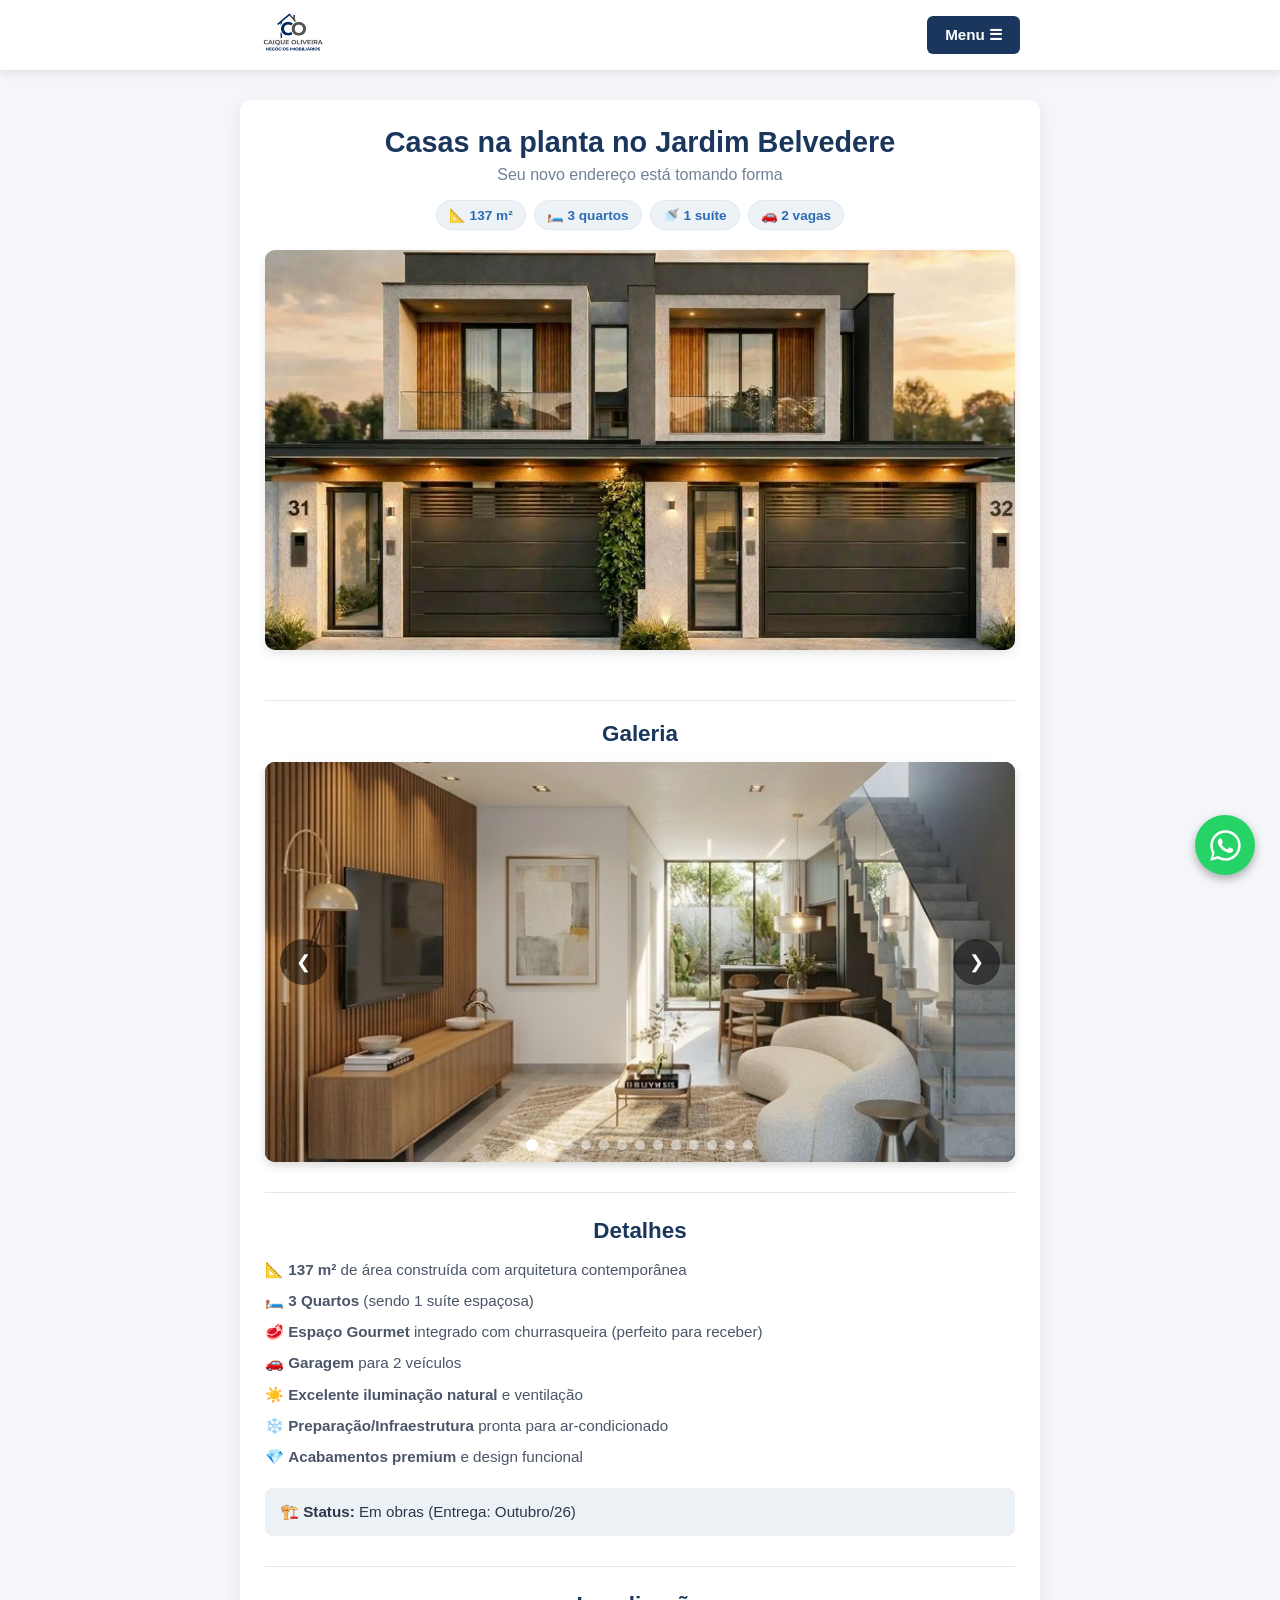
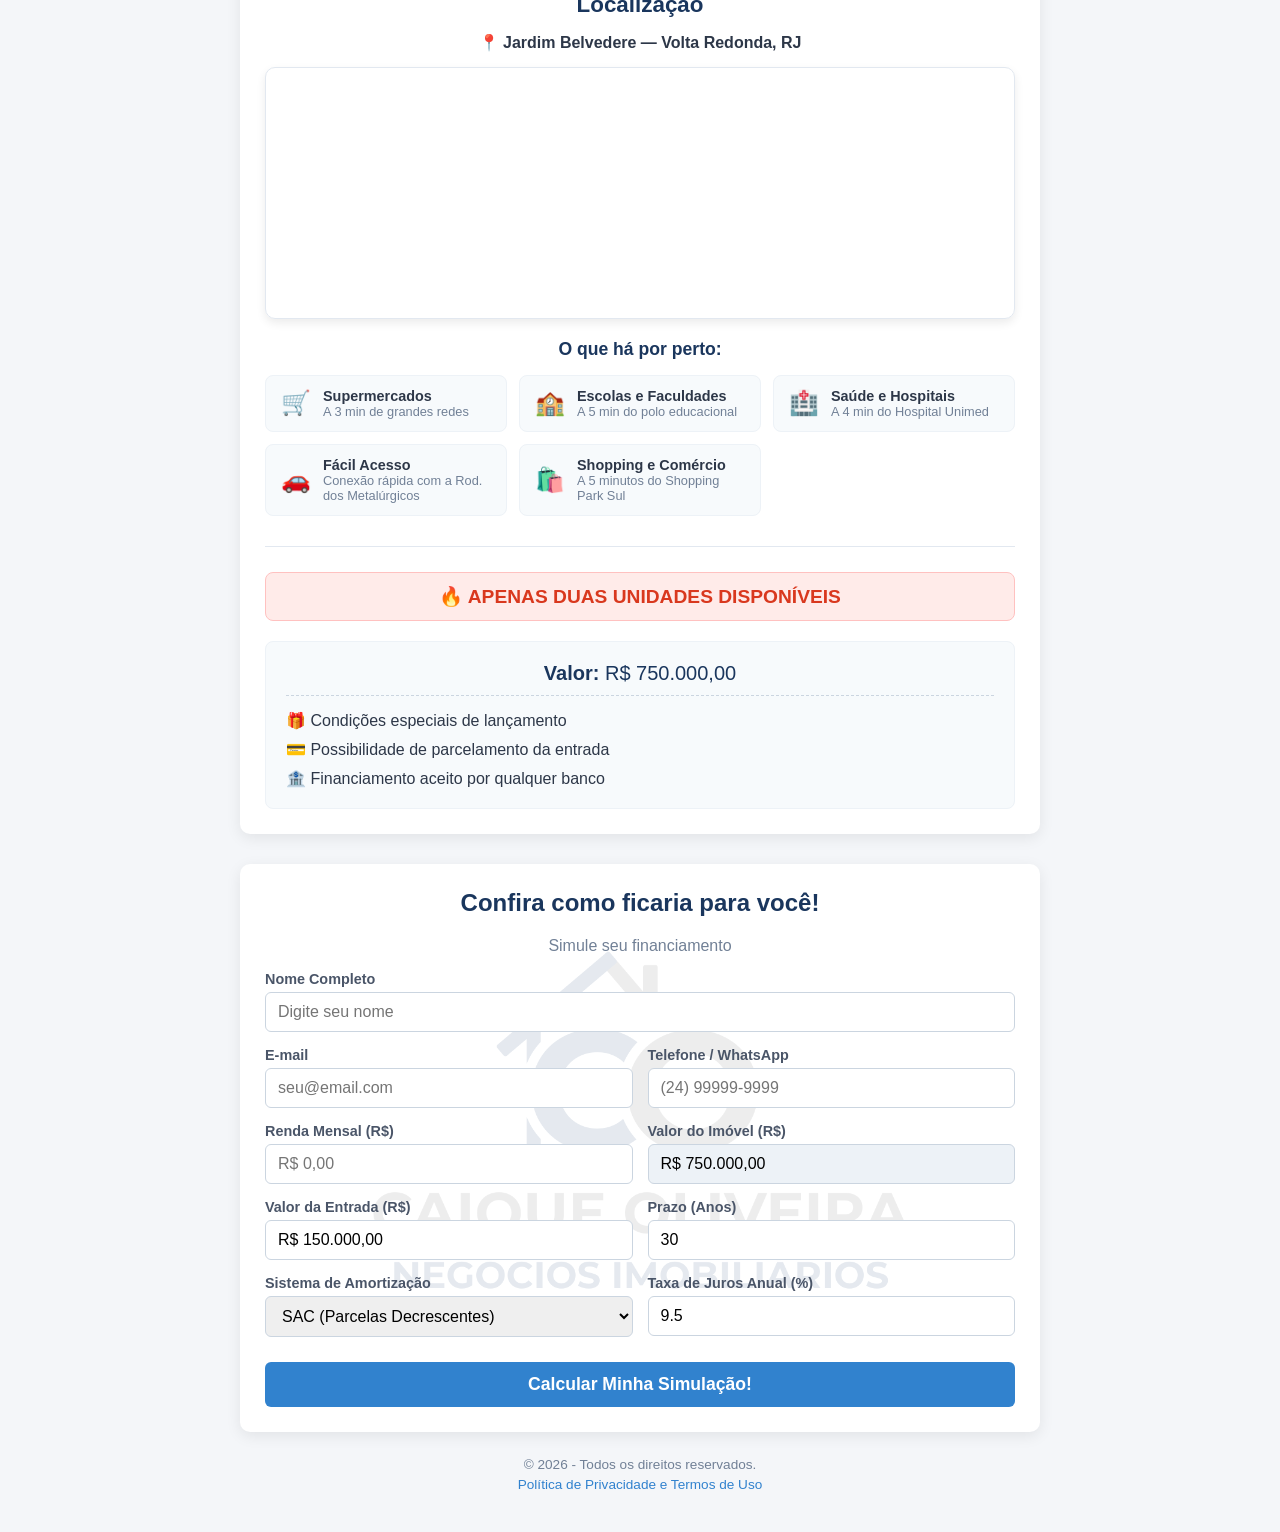
<file: index.html>
<!DOCTYPE html>
<html lang="pt-BR">
<head>
    <meta charset="UTF-8">
    <meta name="viewport" content="width=device-width, initial-scale=1.0">
    <title>Casas no Jardim Belvedere | Simulação Exclusiva</title>
    <link rel="stylesheet" href="style.css">
</head>
<body>

<!-- CABEÇALHO FIXO -->
<header class="navbar">
    <div class="navbar-container">
        <!-- Espaço para a Logo -->
        <a href="#" class="logo-area">
            <img src="images/logo.png" alt="Logo" id="siteLogo">
        </a>

        <!-- Menu Suspenso (Dropdown) -->
        <nav class="nav-dropdown">
            <button class="dropdown-btn">
                Menu ☰
            </button>
            <div class="dropdown-content">
                <a href="#imovel">O Imóvel</a>
                <a href="#galeria">Galeria</a>
                <a href="#detalhes">Diferenciais</a>
                <a href="#localizacao">Localização</a>
                <a href="#simulador">Simulador</a>
            </div>
        </nav>
    </div>
</header>

<div class="page-layout">
    
<!-- SEÇÃO ESQUERDA: Informações do Imóvel e Galeria -->
<main class="property-info" id="imovel">
    <!-- Cabeçalho do Imóvel -->
    <div class="property-header">
        <h1 class="main-title">Casas na planta no Jardim Belvedere</h1>
        <p class="main-subtitle">Seu novo endereço está tomando forma</p>
        
        <!-- Badges de Informações Rápidas -->
        <div class="property-badges">
            <span class="badge">📐 137 m²</span>
            <span class="badge">🛏️ 3 quartos</span>
            <span class="badge">🚿 1 suíte</span>
            <span class="badge">🚗 2 vagas</span>
        </div>

        <!-- Foto de Destaque Fixa -->
        <div class="featured-photo-container">
            <img src="images/fachada.png" alt="Fachada do Imóvel" class="featured-photo" onclick="abrirModal(this.src)">
        </div>
    </div>

    <!-- SEÇÃO DA GALERIA -->
    <div class="gallery-section" id="galeria">
        <h2 class="section-title">Galeria</h2>

        <!-- CARROSSEL DE FOTOS -->
        <div class="carousel-container">
            <div class="carousel-track" id="carouselTrack">
                <div class="carousel-slide">
                    <img src="images/living.png" alt="Living" onclick="abrirModal(this.src)">
                </div>
                <div class="carousel-slide">
                    <img src="images/suite.png" alt="Suíte" onclick="abrirModal(this.src)">
                </div>
                <div class="carousel-slide">
                    <img src="images/lazer.png" alt="Lazer" onclick="abrirModal(this.src)">
                </div>
                <div class="carousel-slide">
                    <img src="images/cozinha.png" alt="Cozinha" onclick="abrirModal(this.src)">
                </div>
                <div class="carousel-slide">
                    <img src="images/banheiro.png" alt="Banheiro" onclick="abrirModal(this.src)">
                </div>
                <div class="carousel-slide">
                    <img src="images/1.png" alt="1" onclick="abrirModal(this.src)">
                </div>
                <div class="carousel-slide">
                    <img src="images/2.png" alt="2" onclick="abrirModal(this.src)">
                </div>
                <div class="carousel-slide">
                    <img src="images/3.png" alt="3" onclick="abrirModal(this.src)">
                </div>
                <div class="carousel-slide">
                    <img src="images/4.png" alt="4" onclick="abrirModal(this.src)">
                </div>
                <div class="carousel-slide">
                    <img src="images/5.png" alt="5" onclick="abrirModal(this.src)">
                </div>
                <div class="carousel-slide">
                    <img src="images/6.png" alt="6" onclick="abrirModal(this.src)">
                </div>
                <div class="carousel-slide">
                    <img src="images/7.png" alt="7" onclick="abrirModal(this.src)">
                </div>
                <div class="carousel-slide">
                    <img src="images/8.png" alt="8" onclick="abrirModal(this.src)">
                </div>
            </div>

            <!-- Botões de Navegação -->
            <button class="carousel-btn prev" onclick="mudarSlide(-1)">&#10094;</button>
            <button class="carousel-btn next" onclick="mudarSlide(1)">&#10095;</button>
            
            <!-- Indicadores de página -->
            <div class="carousel-dots" id="carouselDots"></div>
        </div>
    </div>

    <!-- MODAL / EXPANSÃO DA IMAGEM -->
    <div id="imageModal" class="modal" onclick="fecharModal()">
        <span class="close-modal">&times;</span>
        <img class="modal-content" id="imgModalExpanded">
    </div>

    <div class="highlight-box" id="detalhes">
        <h2 class="section-title">Detalhes</h2>
    
        <ul class="features-list">
            <li>📐 <strong>137 m²</strong> de área construída com arquitetura contemporânea</li>
            <li>🛏️ <strong>3 Quartos</strong> (sendo 1 suíte espaçosa)</li>
            <li>🥩 <strong>Espaço Gourmet</strong> integrado com churrasqueira (perfeito para receber)</li>
            <li>🚗 <strong>Garagem</strong> para 2 veículos</li>
            <li>☀️ <strong>Excelente iluminação natural</strong> e ventilação</li>
            <li>❄️ <strong>Preparação/Infraestrutura</strong> pronta para ar-condicionado</li>
            <li>💎 <strong>Acabamentos premium</strong> e design funcional</li>
        </ul>

        <div class="location-status">
            <p>🏗️ <strong>Status:</strong> Em obras (Entrega: Outubro/26)</p>
        </div>
    </div>
    
    <!-- SUBSEÇÃO DEDICADA À LOCALIZAÇÃO -->
        <div class="location-section" id="localizacao">
            <h2 class="section-title">Localização</h2>
            <p class="location-address">📍 Jardim Belvedere — Volta Redonda, RJ</p>

            <div class="map-container">
                <iframe 
                    src="https://www.google.com/maps/embed?pb=!1m18!1m12!1m3!1d8149.080433641949!2d-44.06558849591312!3d-22.53528317604543!2m3!1f0!2f0!3f0!3m2!1i1024!2i768!4f13.1!3m3!1m2!1s0x9ea3e2a1585733%3A0x7f7ebe2c6d88589a!2sResidencial%20Alvorada!5e1!3m2!1spt-BR!2sbr!4v1787250000584!5m2!1spt-BR!2sbr"
                    width="600"
                    height="450"
                    style="border:0;"
                    allowfullscreen="true"
                    allow="fullscreen"
                    loading="lazy"
                    referrerpolicy="strict-origin-when-cross-origin">
                </iframe>
            </div>
            
    <!-- PONTOS DE INTERESSE PRÓXIMOS -->
        <div class="nearby-places">
            <h3 class="nearby-title">O que há por perto:</h3>
            <div class="nearby-grid">
                <div class="nearby-item">
                    <span class="nearby-icon">🛒</span>
                    <div>
                        <strong>Supermercados</strong>
                        <p>A 3 min de grandes redes</p>
                    </div>
                </div>
                <div class="nearby-item">
                    <span class="nearby-icon">🏫</span>
                    <div>
                        <strong>Escolas e Faculdades</strong>
                        <p>A 5 min do polo educacional</p>
                    </div>
                </div>
                <div class="nearby-item">
                    <span class="nearby-icon">🏥</span>
                    <div>
                        <strong>Saúde e Hospitais</strong>
                        <p>A 4 min do Hospital Unimed</p>
                    </div>
                </div>
                <div class="nearby-item">
                    <span class="nearby-icon">🚗</span>
                    <div>
                        <strong>Fácil Acesso</strong>
                        <p>Conexão rápida com a Rod. dos Metalúrgicos</p>
                    </div>
                </div>
                <div class="nearby-item">
                    <span class="nearby-icon">🛍️</span>
                    <div>
                        <strong>Shopping e Comércio</strong>
                        <p>A 5 minutos do Shopping Park Sul</p>
                    </div>
                </div>
            </div>
        </div>

    <!-- SUBSEÇÃO DE CONDIÇÕES DE COMPRA -->
        <div class="conditions-section" id="condicoes">
            <h2 class="conditions-title">🔥 APENAS DUAS UNIDADES DISPONÍVEIS</h2>
            <div class="conditions-content">
                <p class="conditions-price"><strong>Valor:</strong> R$ 750.000,00</p>
                <ul class="conditions-list">
                    <li>🎁 Condições especiais de lançamento</li>
                    <li>💳 Possibilidade de parcelamento da entrada</li>
                    <li>🏦 Financiamento aceito por qualquer banco</li>
                </ul>
            </div>
        </div>
    </main>

    <!-- SEÇÃO DIREITA: Formulário de Simulação -->
    <aside class="container" id="simulador">
        <h2>Confira como ficaria para você!</h2>
        <p class="main-subtitle">Simule seu financiamento</p>
        
        <form id="formSimulacao" onsubmit="processarSimulacao(event)">
            <input type="hidden" id="imovelReferencia" value="Casas Belvedere 750k">

            <div class="form-group">
                <label for="nome">Nome Completo</label>
                <input type="text" id="nome" required placeholder="Digite seu nome">
            </div>

            <div class="form-row">
                <div class="form-group">
                    <label for="email">E-mail</label>
                    <input type="email" id="email" required placeholder="seu@email.com">
                </div>
                <div class="form-group">
                    <label for="telefone">Telefone / WhatsApp</label>
                    <input type="tel" id="telefone" required placeholder="(24) 99999-9999" pattern="\(?[0-9]{2}\)?\s?[0-9]{4,5}-?[0-9]{4}">
                </div>
            </div>

            <div class="form-row">
                <div class="form-group">
                    <label for="renda">Renda Mensal (R$)</label>
                    <input type="text" id="renda" required placeholder="R$ 0,00">
                </div>
                <div class="form-group">
                    <label for="valorImovel">Valor do Imóvel (R$)</label>
                    <input type="text" id="valorImovel" value="R$ 750.000,00" readonly style="background-color: #edf2f7; cursor: not-allowed;">
                </div>
            </div>

            <div class="form-row">
                <div class="form-group">
                    <label for="valorEntrada">Valor da Entrada (R$)</label>
                    <input type="text" id="valorEntrada" value="R$ 150.000,00" required>
                </div>
                <div class="form-group">
                    <label for="prazoAnos">Prazo (Anos)</label>
                    <input type="number" id="prazoAnos" value="30" min="1" max="35" required>
                </div>
            </div>

            <div class="form-row">
                <div class="form-group">
                    <label for="sistema">Sistema de Amortização</label>
                    <select id="sistema">
                        <option value="SAC">SAC (Parcelas Decrescentes)</option>
                        <option value="PRICE">PRICE (Parcelas Fixas)</option>
                    </select>
                </div>
                <div class="form-group">
                    <label for="taxaAnual">Taxa de Juros Anual (%)</label>
                    <input type="number" id="taxaAnual" step="0.01" value="9.5" required>
                </div>
            </div>

            <button type="submit" class="btn-submit">Calcular Minha Simulação!</button>
        </form>

        <div id="resultado">
            <h3>Resultado da Simulação</h3>
            <div class="cards-grid" id="cardsContainer"></div>
            <a id="linkWhatsapp" class="cta-whatsapp" target="_blank" rel="noopener noreferrer">Receber Consultoria Completa no WhatsApp</a>
        </div>
    </aside>

</div>

<script src="script.js?v=1.1"></script>

<!-- BOTÃO FLUTUANTE WHATSAPP -->
<a href="https://wa.me/5524988114415?text=Ol%C3%A1!%20Gostaria%20de%20mais%20informa%C3%A7%C3%B5es%20sobre%20as%20casas%20no%20Jardim%20Belvedere." 
   class="whatsapp-float" 
   target="_blank" 
   rel="noopener noreferrer" 
   aria-label="Falar no WhatsApp">
    <svg viewBox="0 0 32 32" class="whatsapp-icon">
        <path fill="#FFFFFF" d="M16 2.05A13.92 13.92 0 0 0 2.08 16c0 2.48.64 4.89 1.87 7.02L2 29.87l7.03-1.84A13.88 13.88 0 0 0 16 29.95c7.68 0 13.92-6.24 13.92-13.95S23.68 2.05 16 2.05zm0 25.55c-2.18 0-4.3-.57-6.17-1.66l-.44-.26-4.58 1.2 1.22-4.46-.29-.46A11.53 11.53 0 0 1 4.41 16c0-6.4 5.2-11.6 11.59-11.6 6.39 0 11.59 5.2 11.59 11.6 0 6.4-5.2 11.6-11.59 11.6zm6.36-8.68c-.35-.18-2.07-1.02-2.39-1.14-.32-.12-.55-.18-.78.18-.23.35-.9 1.14-1.1 1.37-.2.23-.41.26-.76.09-.35-.18-1.48-.55-2.82-1.74-1.04-.93-1.74-2.08-1.95-2.43-.2-.35-.02-.54.15-.71.16-.16.35-.41.53-.61.18-.2.23-.35.35-.58.12-.23.06-.44-.03-.61-.09-.18-.78-1.88-1.07-2.58-.28-.68-.57-.59-.78-.6h-.67c-.23 0-.61.09-.93.44-.32.35-1.22 1.2-1.22 2.92 0 1.72 1.25 3.39 1.43 3.63.18.23 2.46 3.76 5.96 5.27.83.36 1.48.58 1.99.74.84.27 1.61.23 2.22.14.68-.1 2.07-.85 2.36-1.67.29-.82.29-1.53.2-1.67-.09-.14-.32-.23-.67-.41z"/>
    </svg>
</a>

<footer style="text-align: center; padding: 25px 20px 10px 20px; font-size: 0.85rem; color: #718096; width: 100%;">
    <p style="margin-bottom: 5px;">© 2026 - Todos os direitos reservados.</p>
    <p><a href="privacidade.html" target="_blank" style="color: #3182ce; text-decoration: none; font-weight: 500;">Política de Privacidade e Termos de Uso</a></p>
</footer>
    
</body>
</html>
</file>
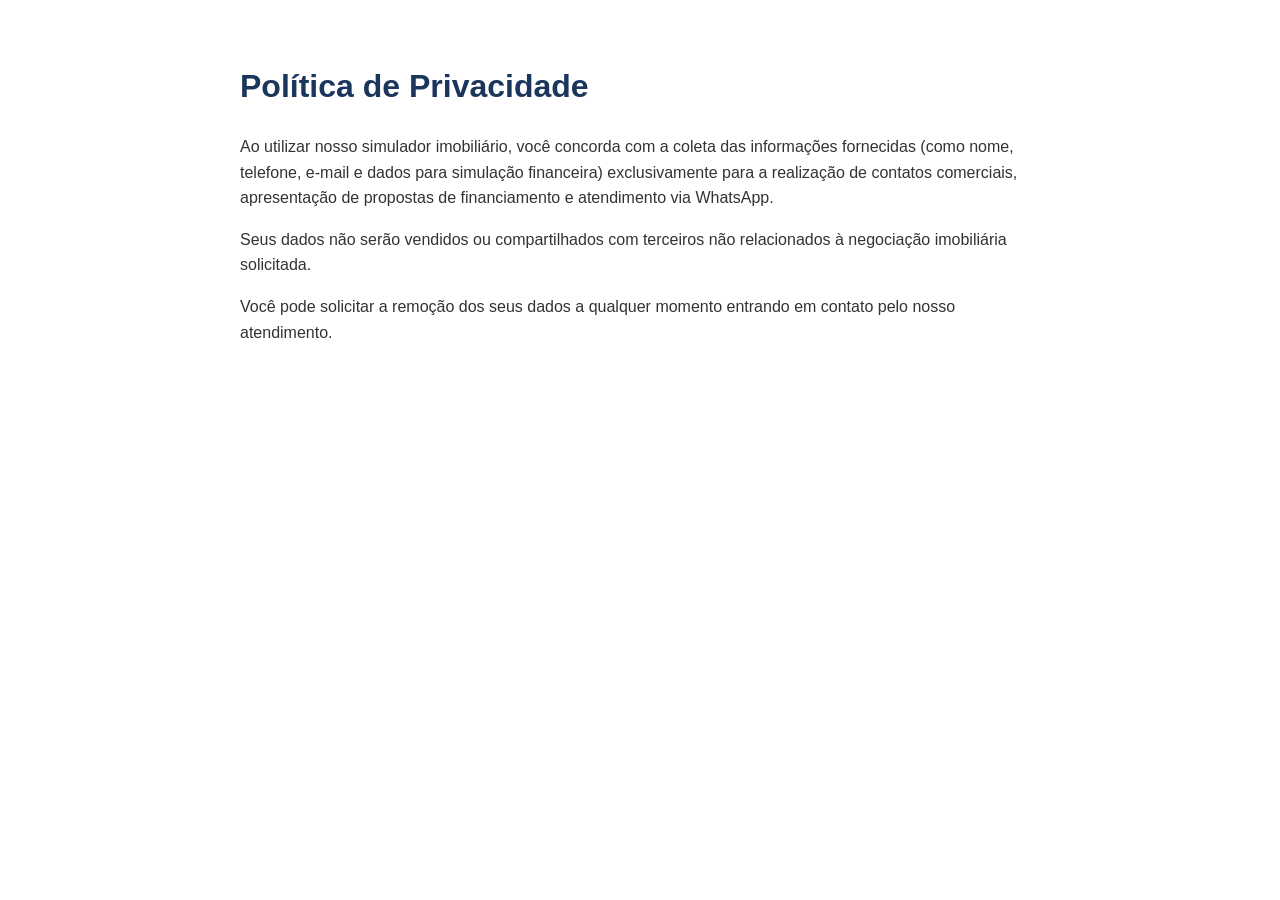
<file: privacidade.html>
<!DOCTYPE html>
<html lang="pt-BR">
<head>
    <meta charset="UTF-8">
    <meta name="viewport" content="width=device-width, initial-scale=1.0">
    <title>Política de Privacidade</title>
    <style>
        body { font-family: Arial, sans-serif; padding: 40px; max-width: 800px; margin: auto; line-height: 1.6; color: #333; }
        h1 { color: #1a365d; }
    </style>
</head>
<body>
    <h1>Política de Privacidade</h1>
    <p>Ao utilizar nosso simulador imobiliário, você concorda com a coleta das informações fornecidas (como nome, telefone, e-mail e dados para simulação financeira) exclusivamente para a realização de contatos comerciais, apresentação de propostas de financiamento e atendimento via WhatsApp.</p>
    <p>Seus dados não serão vendidos ou compartilhados com terceiros não relacionados à negociação imobiliária solicitada.</p>
    <p>Você pode solicitar a remoção dos seus dados a qualquer momento entrando em contato pelo nosso atendimento.</p>
</body>
</html>
</file>
<file: style.css>
* {
    box-sizing: border-box;
    margin: 0;
    padding: 0;
    font-family: 'Segoe UI', Tahoma, Geneva, Verdana, sans-serif;
}

html {
    scroll-behavior: smooth;
    scroll-padding-top: 90px;
}

body {
    background-color: #f4f6f9;
    color: #333;
    display: flex;
    flex-direction: column;
    align-items: center;
    min-height: 100vh;
    padding: 100px 20px 30px 20px;
}

/* ==========================================
   CABEÇALHO FIXO E MENU SUSPENSO
   ========================================== */

.navbar {
    position: fixed;
    top: 0;
    left: 0;
    width: 100%;
    height: 70px;
    background-color: #ffffff;
    box-shadow: 0 2px 10px rgba(0, 0, 0, 0.1);
    z-index: 999;
    display: flex;
    justify-content: center;
    align-items: center;
}

.navbar-container {
    max-width: 800px;
    width: 100%;
    padding: 0 20px;
    display: flex;
    justify-content: space-between;
    align-items: center;
}

.logo-area img {
    max-height: 66px;
    width: auto;
    display: block;
}

/* Menu Dropdown */
.nav-dropdown {
    position: relative;
    display: inline-block;
}

.dropdown-btn {
    background-color: #1a365d;
    color: #ffffff;
    padding: 10px 18px;
    font-size: 0.95rem;
    font-weight: 600;
    border: none;
    border-radius: 6px;
    cursor: pointer;
    transition: background-color 0.2s;
}

.dropdown-btn:hover {
    background-color: #2b6cb0;
}

.dropdown-content {
    display: none;
    position: absolute;
    right: 0;
    top: 100%;
    background-color: #ffffff;
    min-width: 180px;
    box-shadow: 0 8px 16px rgba(0,0,0,0.15);
    border-radius: 6px;
    overflow: hidden;
    margin-top: 5px;
    z-index: 1000;
}

.dropdown-content a {
    color: #2d3748;
    padding: 12px 16px;
    text-decoration: none;
    display: block;
    font-size: 0.95rem;
    font-weight: 500;
    transition: background-color 0.2s;
}

.dropdown-content a:hover {
    background-color: #edf2f7;
    color: #3182ce;
}

.nav-dropdown:hover .dropdown-content {
    display: block;
}

/* ==========================================
   LAYOUT PRINCIPAL
   ========================================== */

.page-layout {
    display: flex;
    flex-direction: column;
    gap: 30px;
    max-width: 800px;
    width: 100%;
}

.property-info {
    width: 100%;
    background: #ffffff;
    padding: 25px;
    border-radius: 10px;
    box-shadow: 0 4px 15px rgba(0, 0, 0, 0.08);
}

.property-header {
    margin-bottom: 25px;
    padding-bottom: 20px;
    text-align: center;
}

.main-title {
    font-size: 1.8rem;
    color: #1a365d;
    margin-bottom: 6px;
    line-height: 1.2;
    text-align: center;
}

.main-subtitle {
    font-size: 1rem;
    color: #718096;
    text-align: center;
    margin-bottom: 16px;
    font-weight: 500;
}

/* Container dos Badges */
.property-badges {
    display: flex;
    flex-wrap: wrap;
    justify-content: center;
    gap: 8px;
}

/* Estilo individual do Badge */
.badge {
    background-color: #edf2f7;
    color: #2b6cb0;
    font-size: 0.85rem;
    font-weight: 600;
    padding: 6px 12px;
    border-radius: 20px;
    border: 1px solid #e2e8f0;
    display: inline-flex;
    align-items: center;
    gap: 4px;
}

@media (max-width: 480px) {
    .badge {
        font-size: 0.8rem;
        padding: 5px 10px;
    }
}

/* Foto Fixa de Destaque */
.featured-photo-container {
    margin-top: 20px;
    border-radius: 10px;
    overflow: hidden;
    box-shadow: 0 4px 10px rgba(0, 0, 0, 0.1);
}

.featured-photo {
    width: 100%;
    max-height: 400px;
    object-fit: cover;
    display: block;
    cursor: pointer;
    transition: transform 0.3s ease;
}

.featured-photo:hover {
    transform: scale(1.02);
}

/* Divisão da Seção Galeria */
.gallery-section {
    margin-top: 30px;
    padding-top: 20px;
    border-top: 1px solid #e2e8f0;
}

.section-title {
    font-size: 1.4rem;
    color: #1a365d;
    margin-bottom: 15px;
    text-align: center;
}

/* ==========================================
   CARROSSEL DE IMAGENS E MODAL (LIGHTBOX)
   ========================================== */

.carousel-container {
    position: relative;
    width: 100%;
    height: 400px;
    margin-bottom: 20px;
    border-radius: 10px;
    overflow: hidden;
    box-shadow: 0 4px 10px rgba(0, 0, 0, 0.15);
    background-color: #000;
    touch-action: pan-y;
}

.carousel-track {
    display: flex;
    height: 100%;
    transition: transform 0.4s ease-in-out;
}

.carousel-slide {
    min-width: 100%;
    height: 100%;
}

.carousel-slide img {
    width: 100%;
    height: 100%;
    object-fit: cover;
    cursor: pointer;
}

.carousel-btn {
    position: absolute;
    top: 50%;
    transform: translateY(-50%);
    background-color: rgba(0, 0, 0, 0.5);
    color: white;
    border: none;
    padding: 12px 16px;
    font-size: 18px;
    cursor: pointer;
    border-radius: 50%;
    transition: background-color 0.2s;
    user-select: none;
}

.carousel-btn:hover {
    background-color: rgba(0, 0, 0, 0.8);
}

.carousel-btn.prev { left: 15px; }
.carousel-btn.next { right: 15px; }

.carousel-dots {
    position: absolute;
    bottom: 12px;
    width: 100%;
    display: flex;
    justify-content: center;
    gap: 8px;
}

.dot {
    width: 10px;
    height: 10px;
    background-color: rgba(255, 255, 255, 0.5);
    border-radius: 50%;
    cursor: pointer;
}

.dot.active {
    background-color: #ffffff;
    transform: scale(1.2);
}

.modal {
    display: none;
    position: fixed;
    z-index: 1000;
    top: 0;
    left: 0;
    width: 100%;
    height: 100%;
    background-color: rgba(0, 0, 0, 0.9);
    justify-content: center;
    align-items: center;
}

.modal-content {
    max-width: 90%;
    max-height: 90%;
    border-radius: 8px;
    box-shadow: 0 4px 20px rgba(0, 0, 0, 0.5);
}

.close-modal {
    position: absolute;
    top: 20px;
    right: 35px;
    color: white;
    font-size: 40px;
    font-weight: bold;
    cursor: pointer;
}

@media (max-width: 600px) {
    .carousel-container {
        height: 260px;
    }
}

.highlight-box {
    margin-top: 30px;
    padding-top: 25px;
    border-top: 1px solid #e2e8f0; /* Borda divisória igual à da galeria */
}

.subtitle {
    font-size: 1.05rem;
    font-weight: 600;
    color: #2b6cb0;
    margin-bottom: 15px;
}

.features-list {
    list-style: none;
    margin-bottom: 20px;
}

.features-list li {
    font-size: 0.95rem;
    color: #4a5568;
    margin-bottom: 10px;
    line-height: 1.4;
}

.location-status {
    background-color: #edf2f7;
    padding: 15px;
    border-radius: 8px;
    font-size: 0.95rem;
    color: #2d3748;
}

.location-status p {
    margin-bottom: 5px;
}

.location-status p:last-child {
    margin-bottom: 0;
}

/* Subseção Dedicada à Localização */
.location-section {
    margin-top: 30px;
    padding-top: 25px;
    border-top: 1px solid #e2e8f0;
    text-align: center;
}

.location-address {
    font-size: 1rem;
    color: #2d3748;
    font-weight: 600;
    margin-bottom: 15px;
}

.map-container {
    width: 100%;
    border-radius: 10px;
    overflow: hidden;
    box-shadow: 0 4px 10px rgba(0, 0, 0, 0.08);
    border: 1px solid #e2e8f0;
}

.map-container iframe {
    width: 100%;
    height: 250px;
    display: block;
}

/* Container de Pontos de Interesse */
.nearby-places {
    margin-top: 20px;
    text-align: left;
}

.nearby-title {
    font-size: 1.1rem;
    color: #1a365d;
    margin-bottom: 15px;
    text-align: center;
}

/* Layout em Grade Responsiva */
.nearby-grid {
    display: grid;
    grid-template-columns: repeat(auto-fit, minmax(220px, 1fr));
    gap: 12px;
}

/* Card individual do ponto de interesse */
.nearby-item {
    display: flex;
    align-items: center;
    gap: 12px;
    background-color: #f7fafc;
    padding: 12px 15px;
    border-radius: 8px;
    border: 1px solid #edf2f7;
}

.nearby-icon {
    font-size: 1.5rem;
    line-height: 1;
}

.nearby-item strong {
    display: block;
    font-size: 0.9rem;
    color: #2d3748;
}

.nearby-item p {
    font-size: 0.8rem;
    color: #718096;
    margin: 0;
}

/* Seção do Formulário de Simulação */
.container {
    width: 100%;
    background-color: #ffffff;
    border-radius: 10px;
    box-shadow: 0 4px 15px rgba(0, 0, 0, 0.08);
    padding: 25px;
    position: relative;
    overflow: hidden
}
    
.container::before {
    content: "";
    position: absolute;
    top: 0;
    left: 0;
    width: 100%;
    height: 100%;
    background-image: url('images/logo.png'); /* Caminho da sua logo */
    background-repeat: no-repeat;
    background-position: center;
    background-size: 75%; /* Ajusta o tamanho da logo dentro da caixa */
    opacity: 0.1;         /* Transparência bem sutil (5% de opacidade) */
    pointer-events: none;  /* Impede que a imagem interfira nos cliques do formulário */
    z-index: 0;
}

.container > * {
    position: relative;
    z-index: 1;
}

h2 {
    text-align: center;
    margin-bottom: 20px;
    color: #1a365d;
}

.form-group {
    margin-bottom: 15px;
}

label {
    display: block;
    margin-bottom: 5px;
    font-weight: 600;
    font-size: 0.9rem;
    color: #4a5568;
}

input, select {
    width: 100%;
    padding: 10px 12px;
    border: 1px solid #cbd5e0;
    border-radius: 6px;
    font-size: 1rem;
    transition: border-color 0.2s;
}

input:focus, select:focus {
    outline: none;
    border-color: #3182ce;
}

.form-row {
    display: flex;
    gap: 15px;
}

.form-row .form-group {
    flex: 1;
}

@media (max-width: 600px) {
    .form-row {
        flex-direction: column;
        gap: 0;
    }
}

button.btn-submit {
    width: 100%;
    background-color: #3182ce;
    color: white;
    border: none;
    padding: 12px;
    font-size: 1.1rem;
    font-weight: bold;
    border-radius: 6px;
    cursor: pointer;
    transition: background-color 0.2s;
    margin-top: 10px;
}

button.btn-submit:hover {
    background-color: #2b6cb0;
}

#resultado {
    margin-top: 30px;
    padding-top: 20px;
    border-top: 2px dashed #e2e8f0;
    display: none;
}

.cards-grid {
    display: grid;
    grid-template-columns: 1fr 1fr;
    gap: 15px;
    margin-top: 15px;
}

@media (max-width: 500px) {
    .cards-grid {
        grid-template-columns: 1fr;
    }
}

.card {
    background-color: #f7fafc;
    border-left: 4px solid #3182ce;
    padding: 15px;
    border-radius: 6px;
}

.card-label {
    font-size: 0.85rem;
    color: #718096;
    margin-bottom: 5px;
}

.card-value {
    font-size: 1.2rem;
    font-weight: bold;
    color: #2d3748;
}

.cta-whatsapp {
    display: block;
    text-align: center;
    background-color: #25d366;
    color: white;
    text-decoration: none;
    padding: 12px;
    border-radius: 6px;
    font-weight: bold;
    margin-top: 20px;
    transition: background-color 0.2s;
}

.cta-whatsapp:hover {
    background-color: #128c7e;
}

/* ==========================================
   BOTÃO FLUTUANTE WHATSAPP (CANTO INFERIOR DIREITO)
   ========================================== */

.whatsapp-float {
    position: fixed;
    width: 60px;
    height: 60px;
    bottom: 25px;
    right: 25px;
    background-color: #25d366;
    border-radius: 50px;
    text-align: center;
    box-shadow: 0 4px 10px rgba(0, 0, 0, 0.3);
    z-index: 9999;
    display: flex;
    align-items: center;
    justify-content: center;
    transition: transform 0.2s, background-color 0.2s;
}

.whatsapp-float:hover {
    transform: scale(1.1);
    background-color: #128c7e;
}

.whatsapp-icon {
    width: 35px;
    height: 35px;
}

/* ==========================================
   SUBSEÇÃO DE CONDIÇÕES DE COMPRA
   ========================================== */

.conditions-section {
    margin-top: 30px;
    padding-top: 25px;
    border-top: 1px solid #e2e8f0;
    text-align: center;
}

/* Título de seção com fundo e letra vermelho */
.conditions-title {
    background-color: #ffebe9;
    color: #d9381e;
    border: 1px solid #ffc1c0;
    padding: 12px 16px;
    font-size: 1.2rem;
    font-weight: 700;
    border-radius: 8px;
    margin-bottom: 20px;
    display: inline-block;
    width: 100%;
}

.conditions-content {
    background-color: #f7fafc;
    border: 1px solid #edf2f7;
    border-radius: 8px;
    padding: 20px;
    text-align: left;
}

.conditions-price {
    font-size: 1.25rem;
    color: #1a365d;
    margin-bottom: 15px;
    padding-bottom: 10px;
    border-bottom: 1px dashed #cbd5e0;
    text-align: center;
}

.conditions-list {
    list-style: none;
    padding: 0;
    margin: 0;
}

.conditions-list li {
    font-size: 1rem;
    color: #2d3748;
    margin-bottom: 10px;
    font-weight: 500;
    display: flex;
    align-items: center;
    gap: 8px;
}

.conditions-list li:last-child {
    margin-bottom: 0;
}
</file>
